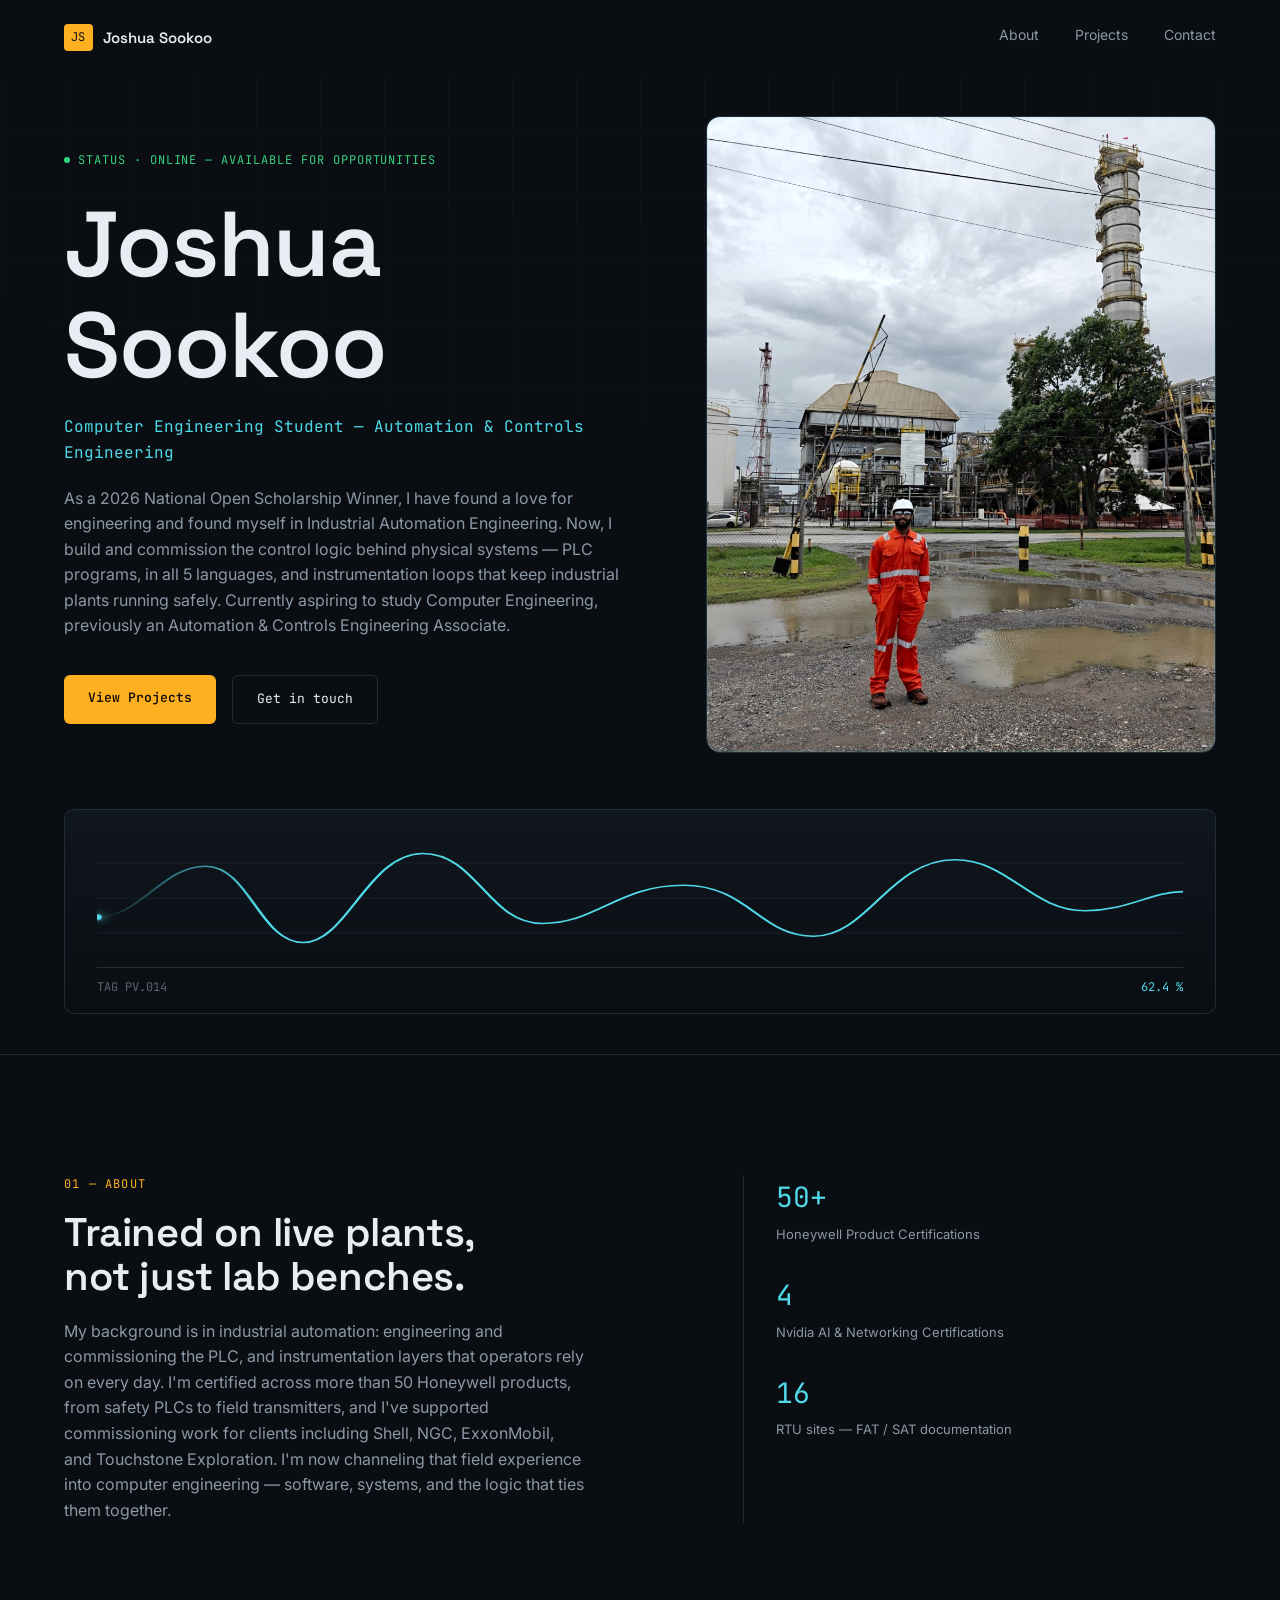
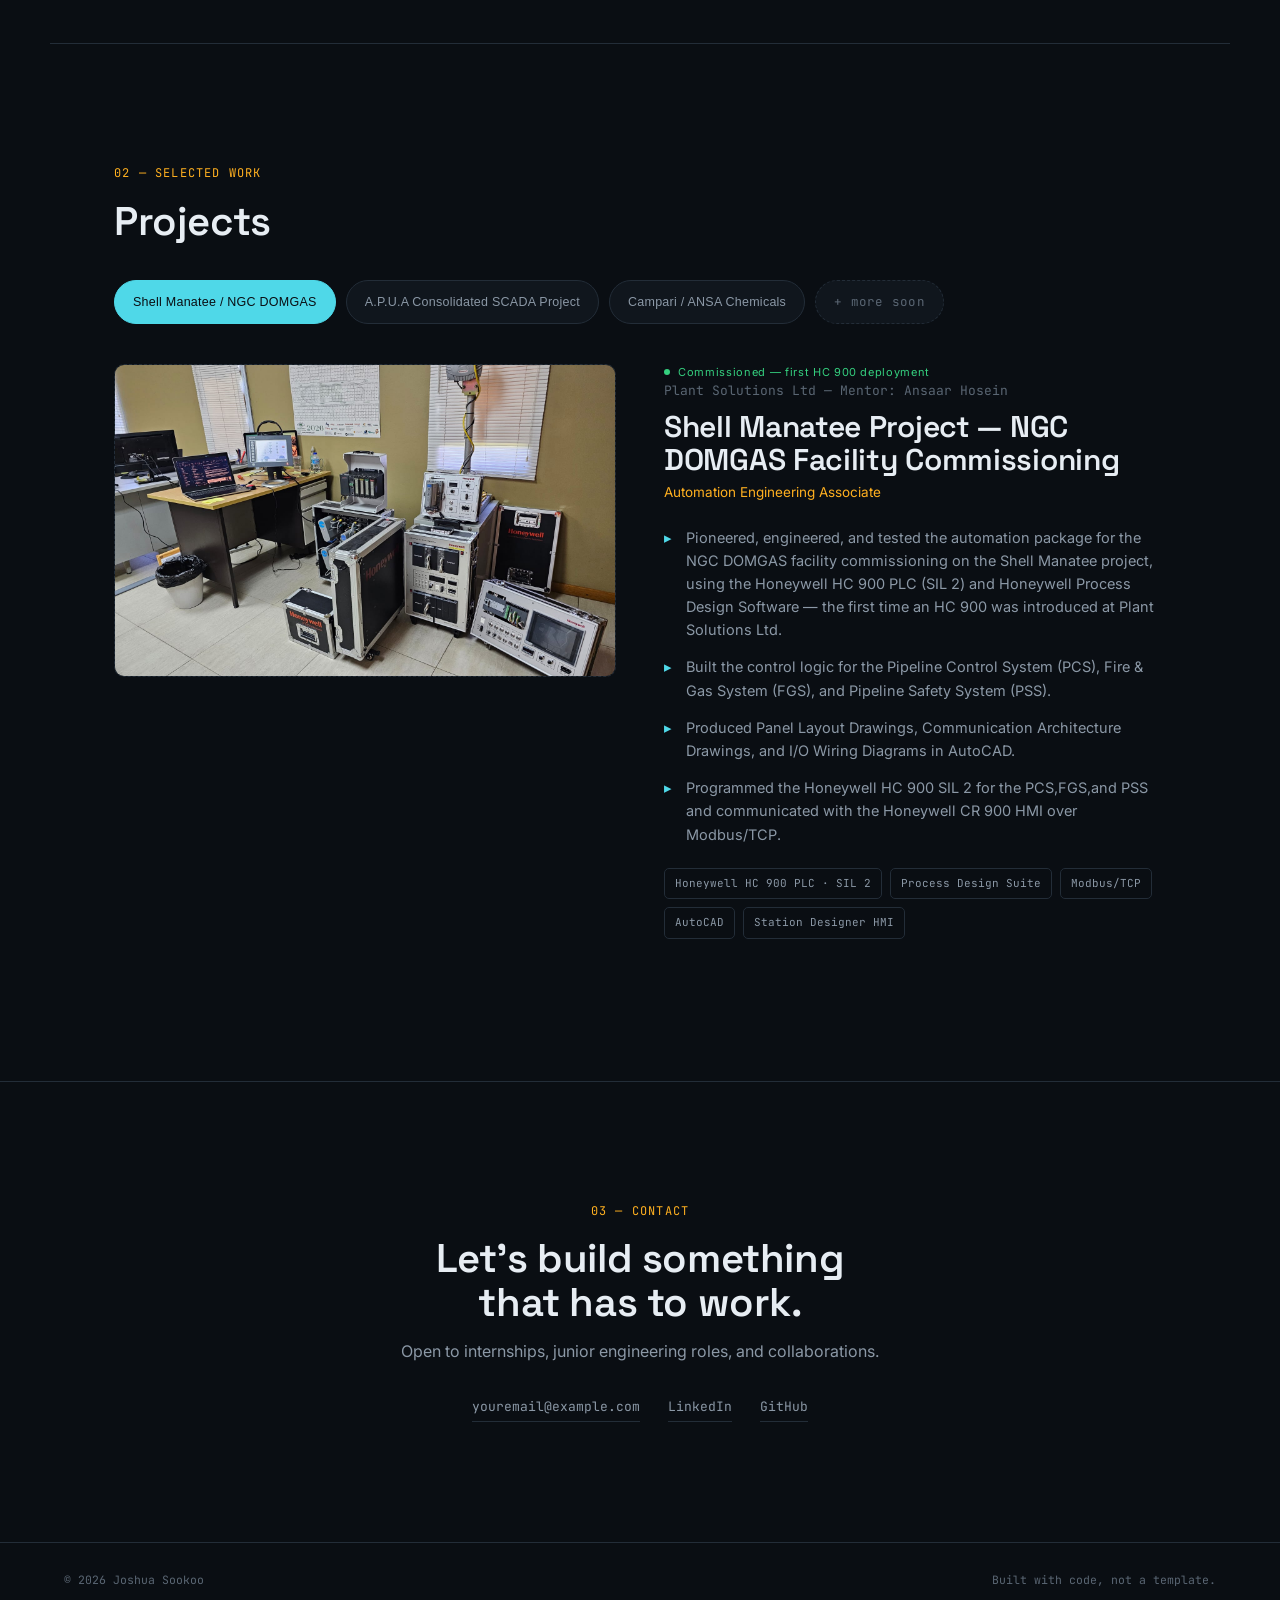
<file: index.html>
<!DOCTYPE html>
<html lang="en">
<head>
<meta charset="UTF-8">
<meta name="viewport" content="width=device-width, initial-scale=1.0">
<title>Joshua Sookoo — Automation & Controls Engineering Enthusiast </title>
<meta name="description" content="Joshua Sookoo — |Open Scholarship Winner| |Aspiring Computer Engineering student| |Automation & Controls Engineering Associate| Instrumentation, PLC logic, and process control projects.">

<!-- Fonts: Space Grotesk (display) / Inter (body) / JetBrains Mono (data + tags) -->
<link rel="preconnect" href="https://fonts.googleapis.com">
<link rel="preconnect" href="https://fonts.gstatic.com" crossorigin>
<link href="https://fonts.googleapis.com/css2?family=Space+Grotesk:wght@400;500;600;700&family=Inter:wght@400;500;600&family=JetBrains+Mono:wght@400;500;600&display=swap" rel="stylesheet">

<link rel="stylesheet" href="styles.css">
</head>
<body>

<!-- ============================================================
  BACKGROUND — faint schematic grid, sits behind everything
============================================================= -->
<div class="grid-backdrop" aria-hidden="true"></div>

<!-- ============================================================
  NAV
============================================================= -->
<header class="nav" id="nav">
  <a href="#top" class="nav-mark">
    <span class="nav-mark-tag">JS</span>
    <span class="nav-mark-name">Joshua&nbsp;Sookoo</span>
  </a>

  <nav class="nav-links" id="navLinks">
    <a href="#about">About</a>
    <a href="#projects">Projects</a>
    <a href="#contact">Contact</a>
  </nav>

  <button class="nav-toggle" id="navToggle" aria-label="Toggle menu" aria-expanded="false">
    <span></span><span></span><span></span>
  </button>
</header>

<main id="top">

  <!-- ============================================================
    HERO
  ============================================================= -->
<section class="hero">
  <div class="hero-top">
    <div class="hero-inner">
      <p class="eyebrow mono">STATUS · ONLINE — AVAILABLE FOR OPPORTUNITIES</p>
      <h1 class="hero-title">
        Joshua Sookoo
      </h1>
      <p class="hero-role">Computer Engineering Student — Automation &amp; Controls Engineering</p>
      <p class="hero-desc">
        As a 2026 National Open Scholarship Winner, I have found a love for
        engineering and found myself in Industrial Automation Engineering. Now,
        I build and commission the control logic behind physical systems — PLC
        programs, in all 5 languages, and instrumentation loops that keep
        industrial plants running safely. Currently aspiring to study Computer
        Engineering, previously an Automation &amp; Controls Engineering Associate.
      </p>
      <div class="hero-actions">
        <a href="#projects" class="btn btn-primary">View Projects</a>
        <a href="#contact" class="btn btn-ghost">Get in touch</a>
      </div>
    </div>

    <div class="hero-portrait">
      <img src="assets/images/manatee-domgas/proman.jpg" alt="Joshua Sookoo">
    </div>
  </div>

  <!-- Signature element: an animated signal trace, like a live level/PID trend on an HMI screen -->
  <div class="scope" aria-hidden="true">
    <svg viewBox="0 0 1000 220" preserveAspectRatio="none" class="scope-svg">
      <defs>
        <linearGradient id="traceFade" x1="0" y1="0" x2="1" y2="0">
          <stop offset="0%" stop-color="#4FD8E8" stop-opacity="0"/>
          <stop offset="15%" stop-color="#4FD8E8" stop-opacity="1"/>
          <stop offset="100%" stop-color="#4FD8E8" stop-opacity="1"/>
        </linearGradient>
      </defs>
      <g class="scope-grid">
        <line x1="0" y1="55" x2="1000" y2="55"></line>
        <line x1="0" y1="110" x2="1000" y2="110"></line>
        <line x1="0" y1="165" x2="1000" y2="165"></line>
      </g>
      <path id="scopeTrace" class="scope-trace"
        d="M0,140 C40,140 60,60 100,60 C140,60 150,180 190,180 C230,180 250,40 300,40 C350,40 360,150 410,150 C460,150 480,90 540,90 C600,90 610,170 660,170 C710,170 730,50 790,50 C840,50 860,130 910,130 C950,130 970,100 1000,100"
        fill="none" stroke="url(#traceFade)" stroke-width="2.5"/>
      <circle id="scopeDot" r="4.5" class="scope-dot"/>
    </svg>
    <div class="scope-readout mono">
      <span>TAG&nbsp;PV.014</span>
      <span class="scope-readout-value">62.4&nbsp;%</span>
    </div>
  </div>
</section>

  <!-- ============================================================
    ABOUT / STAT STRIP
  ============================================================= -->
  <section class="about" id="about">
    <div class="about-grid">
      <div class="about-copy reveal">
        <p class="section-eyebrow mono">01 — ABOUT</p>
        <h2>Trained on live plants,<br>not just lab benches.</h2>
        <p>
          My background is in industrial automation: engineering and commissioning the
          PLC, and instrumentation layers that operators rely on every day. I'm
          certified across more than 50 Honeywell products, from safety PLCs to field
          transmitters, and I've supported commissioning work for clients including
          Shell, NGC, ExxonMobil, and Touchstone Exploration. I'm now channeling that
          field experience into computer engineering — software, systems, and the logic
          that ties them together.
        </p>
      </div>

      <dl class="stat-rail reveal">
        <div class="stat">
          <dt class="mono">50+</dt>
          <dd>Honeywell Product Certifications</dd>
        </div>
        <div class="stat">
          <dt class="mono">4</dt>
          <dd>Nvidia AI & Networking Certifications</dd>
        </div>
        <div class="stat">
          <dt class="mono">16</dt>
          <dd>RTU sites — FAT / SAT documentation</dd>
        </div>
      </dl>
    </div>
  </section>

  <!-- ============================================================
    PROJECTS
  ============================================================= -->
  <section class="projects" id="projects">
    <p class="section-eyebrow mono reveal">02 — SELECTED WORK</p>
    <h2 class="reveal">Projects</h2>

    <!-- Selectable project menu — populated + wired up in script.js -->
    <div class="project-tabs mono" id="projectTabs" role="tablist" aria-label="Select a project"></div>

    <!-- Active project detail panel — content injected by script.js -->
    <div class="project-panel" id="projectPanel"></div>
  </section>

  <!-- ============================================================
    CONTACT
  ============================================================= -->
  <section class="contact" id="contact">
    <div class="contact-inner reveal">
      <p class="section-eyebrow mono">03 — CONTACT</p>
      <h2>Let's build something<br>that has to work.</h2>
      <p class="contact-desc">Open to internships, junior engineering roles, and collaborations.</p>
      <div class="contact-links mono">
        <!-- TODO: replace with your real details -->
        <a href="mailto:youremail@example.com">youremail@example.com</a>
        <a href="https://www.linkedin.com/in/your-profile" target="_blank" rel="noopener">LinkedIn</a>
        <a href="https://github.com/your-username" target="_blank" rel="noopener">GitHub</a>
      </div>
    </div>
  </section>

</main>

<footer class="footer mono">
  <span>© <span id="year"></span> Joshua Sookoo</span>
  <span>Built with code, not a template.</span>
</footer>

<script src="script.js"></script>
</body>
</html>
</file>
<file: styles.css>
/* ==========================================================================
   DESIGN TOKENS
   Palette is drawn from industrial HMI / SCADA displays — deep instrument
   panel background, amber for warnings/active state, cyan for live signal.
   ========================================================================== */
:root{
  --bg:            #0A0E13;
  --panel:         #10161D;
  --panel-raised:  #151D26;
  --line:          #232D38;
  --text:          #E7EDF3;
  --text-dim:      #8B98A6;
  --text-faint:    #5A6673;
  --amber:         #FFB020;
  --cyan:          #4FD8E8;
  --green:         #35D07F;

  --font-display: 'Space Grotesk', sans-serif;
  --font-body:    'Inter', sans-serif;
  --font-mono:    'JetBrains Mono', monospace;

  --ease: cubic-bezier(0.22, 1, 0.36, 1);
  --nav-h: 76px;
}

*{ box-sizing: border-box; }
html{ scroll-behavior: smooth; }

body{
  margin: 0;
  background: var(--bg);
  color: var(--text);
  font-family: var(--font-body);
  line-height: 1.6;
  -webkit-font-smoothing: antialiased;
}

h1, h2, h3{
  font-family: var(--font-display);
  font-weight: 600;
  line-height: 1.1;
  letter-spacing: -0.01em;
  margin: 0;
}

p{ margin: 0; color: var(--text-dim); }

a{ color: inherit; text-decoration: none; }

.mono{ font-family: var(--font-mono); }

::selection{ background: var(--amber); color: #14100A; }

/* Respect reduced-motion users */
@media (prefers-reduced-motion: reduce){
  *, *::before, *::after{
    animation-duration: 0.01ms !important;
    animation-iteration-count: 1 !important;
    transition-duration: 0.01ms !important;
    scroll-behavior: auto !important;
  }
}

/* ==========================================================================
   BACKDROP — faint blueprint grid fixed behind all content
   ========================================================================== */
.grid-backdrop{
  position: fixed;
  inset: 0;
  z-index: 0;
  background-image:
    linear-gradient(var(--line) 1px, transparent 1px),
    linear-gradient(90deg, var(--line) 1px, transparent 1px);
  background-size: 64px 64px;
  opacity: 0.18;
  mask-image: radial-gradient(ellipse 90% 60% at 50% 0%, black 40%, transparent 90%);
  pointer-events: none;
}

main, header, footer{ position: relative; z-index: 1; }

/* ==========================================================================
   NAV
   ========================================================================== */
.nav{
  position: fixed;
  top: 0; left: 0; right: 0;
  z-index: 50;
  height: var(--nav-h);
  display: flex;
  align-items: center;
  justify-content: space-between;
  padding: 0 clamp(20px, 5vw, 64px);
  background: rgba(10, 14, 19, 0.6);
  backdrop-filter: blur(14px);
  -webkit-backdrop-filter: blur(14px);
  border-bottom: 1px solid transparent;
  transition: border-color 0.4s var(--ease), background 0.4s var(--ease);
}
.nav.scrolled{
  border-bottom-color: var(--line);
  background: rgba(10, 14, 19, 0.85);
}

.nav-mark{ display: flex; align-items: center; gap: 10px; }
.nav-mark-tag{
  font-family: var(--font-mono);
  font-size: 12px;
  color: var(--bg);
  background: var(--amber);
  padding: 4px 7px;
  border-radius: 4px;
  letter-spacing: 0.04em;
}
.nav-mark-name{
  font-family: var(--font-display);
  font-weight: 600;
  font-size: 15px;
}

.nav-links{ display: flex; gap: 36px; }
.nav-links a{
  font-size: 14px;
  color: var(--text-dim);
  position: relative;
  padding-bottom: 4px;
  transition: color 0.25s var(--ease);
}
.nav-links a::after{
  content: '';
  position: absolute;
  left: 0; bottom: 0;
  width: 0%; height: 1px;
  background: var(--cyan);
  transition: width 0.3s var(--ease);
}
.nav-links a:hover{ color: var(--text); }
.nav-links a:hover::after{ width: 100%; }

.nav-toggle{
  display: none;
  flex-direction: column;
  justify-content: center;
  gap: 5px;
  width: 32px; height: 32px;
  background: none; border: none;
  cursor: pointer;
}
.nav-toggle span{
  display: block;
  height: 1.5px;
  background: var(--text);
  border-radius: 2px;
  transition: transform 0.3s var(--ease), opacity 0.3s var(--ease);
}
.nav-toggle[aria-expanded="true"] span:nth-child(1){ transform: translateY(6.5px) rotate(45deg); }
.nav-toggle[aria-expanded="true"] span:nth-child(2){ opacity: 0; }
.nav-toggle[aria-expanded="true"] span:nth-child(3){ transform: translateY(-6.5px) rotate(-45deg); }

/* ==========================================================================
   HERO
   ========================================================================== */
.hero{
  min-height: 100vh;
  display: flex;
  flex-direction: column;
  justify-content: center;
  padding: calc(var(--nav-h) + 40px) clamp(20px, 5vw, 64px) 40px;
}

.hero-top{
  display: grid;
  grid-template-columns: 1.15fr 1fr;
  gap: 56px;
  align-items: center;
}
.hero-inner{ max-width: 780px; }

.hero-portrait{
  position: relative;
  aspect-ratio: 4 / 5;
  border-radius: 14px;
  border: 1px solid var(--line);
  overflow: hidden;
  background: var(--panel);
  opacity: 0;
  animation: rise 0.9s var(--ease) 0.4s forwards;
}
.hero-portrait::after{
  content: '';
  position: absolute; inset: 0;
  border-radius: 14px;
  box-shadow: inset 0 0 0 1px rgba(79, 216, 232, 0.15), 0 0 60px rgba(79, 216, 232, 0.08);
  pointer-events: none;
}
.hero-portrait img{
  width: 100%; height: 100%;
  object-fit: cover;
  display: block;
  filter: grayscale(15%) contrast(1.05);
}

@media (max-width: 860px){
  .hero-top{ grid-template-columns: 1fr; gap: 32px; }
  .hero-portrait{ aspect-ratio: 16/10; order: -1; }
}

.eyebrow{
  display: inline-flex;
  align-items: center;
  gap: 8px;
  font-size: 12px;
  letter-spacing: 0.08em;
  color: var(--green);
  margin-bottom: 24px;
  opacity: 0;
  animation: rise 0.7s var(--ease) 0.1s forwards;
}
.eyebrow::before{
  content: '';
  width: 6px; height: 6px;
  border-radius: 50%;
  background: var(--green);
  box-shadow: 0 0 0 0 rgba(53,208,127,0.6);
  animation: pulse 2.4s ease-out infinite;
}

.hero-title{
  font-size: clamp(48px, 8vw, 92px);
  opacity: 0;
  animation: rise 0.8s var(--ease) 0.2s forwards;
}

.hero-role{
  font-family: var(--font-mono);
  font-size: clamp(13px, 1.6vw, 16px);
  color: var(--cyan);
  margin-top: 18px;
  opacity: 0;
  animation: rise 0.8s var(--ease) 0.35s forwards;
}

.hero-desc{
  max-width: 560px;
  margin-top: 20px;
  font-size: 16px;
  opacity: 0;
  animation: rise 0.8s var(--ease) 0.5s forwards;
}

.hero-actions{
  display: flex;
  gap: 16px;
  margin-top: 36px;
  opacity: 0;
  animation: rise 0.8s var(--ease) 0.65s forwards;
}

.btn{
  font-family: var(--font-mono);
  font-size: 13px;
  padding: 13px 24px;
  border-radius: 6px;
  transition: transform 0.25s var(--ease), background 0.25s var(--ease), border-color 0.25s var(--ease);
  display: inline-block;
}
.btn-primary{
  background: var(--amber);
  color: #14100A;
  font-weight: 600;
}
.btn-primary:hover{ transform: translateY(-2px); }
.btn-ghost{
  border: 1px solid var(--line);
  color: var(--text);
}
.btn-ghost:hover{ border-color: var(--cyan); color: var(--cyan); transform: translateY(-2px); }

/* Signature scope / trend-line element */
.scope{
  margin-top: 56px;
  border: 1px solid var(--line);
  border-radius: 10px;
  background: linear-gradient(180deg, var(--panel), var(--bg));
  padding: 18px clamp(16px, 3vw, 32px) 0;
  overflow: hidden;
  opacity: 0;
  animation: rise 0.9s var(--ease) 0.8s forwards;
}
.scope-svg{ width: 100%; height: 140px; display: block; }
.scope-grid line{ stroke: var(--line); stroke-width: 1; }
.scope-trace{
  stroke-dasharray: 1600;
  stroke-dashoffset: 1600;
  animation: draw 2.4s var(--ease) 1.1s forwards;
}
.scope-dot{
  fill: var(--cyan);
  filter: drop-shadow(0 0 6px var(--cyan));
  offset-path: path("M0,140 C40,140 60,60 100,60 C140,60 150,180 190,180 C230,180 250,40 300,40 C350,40 360,150 410,150 C460,150 480,90 540,90 C600,90 610,170 660,170 C710,170 730,50 790,50 C840,50 860,130 910,130 C950,130 970,100 1000,100");
  offset-distance: 0%;
  opacity: 0;
  animation: travel 2.4s var(--ease) 1.1s infinite, dotIn 0.3s ease 1.1s forwards;
}
@keyframes travel{ from{ offset-distance: 0%; } to{ offset-distance: 100%; } }
@keyframes dotIn{ to{ opacity: 1; } }
.scope-readout{
  display: flex;
  justify-content: space-between;
  font-size: 12px;
  color: var(--text-faint);
  padding: 10px 0 16px;
  border-top: 1px solid var(--line);
  margin-top: -1px;
}
.scope-readout-value{ color: var(--cyan); }

@keyframes rise{ from{ opacity: 0; transform: translateY(14px);} to{ opacity: 1; transform: translateY(0);} }
@keyframes draw{ to{ stroke-dashoffset: 0; } }
@keyframes pulse{ 0%{ box-shadow: 0 0 0 0 rgba(53,208,127,0.5);} 70%{ box-shadow: 0 0 0 7px rgba(53,208,127,0);} 100%{ box-shadow: 0 0 0 0 rgba(53,208,127,0);} }

/* ==========================================================================
   SHARED SECTION STYLES
   ========================================================================== */
section{ padding: 120px clamp(20px, 5vw, 64px); }

.section-eyebrow{
  font-size: 12px;
  letter-spacing: 0.1em;
  color: var(--amber);
  margin-bottom: 16px;
}

/* Scroll-reveal utility: elements start hidden, script.js flips .in-view */
.reveal{
  opacity: 0;
  transform: translateY(24px);
  transition: opacity 0.7s var(--ease), transform 0.7s var(--ease);
}
.reveal.in-view{ opacity: 1; transform: translateY(0); }

/* ==========================================================================
   ABOUT
   ========================================================================== */
.about{ border-top: 1px solid var(--line); }
.about-grid{
  display: grid;
  grid-template-columns: 1.3fr 1fr;
  gap: 64px;
  max-width: 1180px;
  margin: 0 auto;
}
.about-copy h2{ font-size: clamp(28px, 4vw, 40px); margin-bottom: 20px; }
.about-copy p{ max-width: 520px; }

.stat-rail{
  margin: 0;
  display: flex;
  flex-direction: column;
  gap: 28px;
  border-left: 1px solid var(--line);
  padding-left: 32px;
}
.stat dt{
  font-size: 28px;
  color: var(--cyan);
  margin-bottom: 4px;
}
.stat dd{ margin: 0; font-size: 13px; color: var(--text-dim); }

/* ==========================================================================
   PROJECTS
   ========================================================================== */
.projects{ border-top: 1px solid var(--line); max-width: 1180px; margin: 0 auto; }
.projects h2{ font-size: clamp(28px, 4vw, 40px); margin-bottom: 36px; }

.project-tabs{
  display: flex;
  flex-wrap: wrap;
  gap: 10px;
  margin-bottom: 40px;
}
.project-tab{
  font-size: 12.5px;
  letter-spacing: 0.02em;
  padding: 11px 18px;
  border-radius: 999px;
  border: 1px solid var(--line);
  background: var(--panel);
  color: var(--text-dim);
  cursor: pointer;
  transition: border-color 0.25s var(--ease), color 0.25s var(--ease), background 0.25s var(--ease);
}
.project-tab:hover{ color: var(--text); border-color: var(--text-faint); }
.project-tab.active{
  color: var(--bg);
  background: var(--cyan);
  border-color: var(--cyan);
}
.project-tab.ghost{
  border-style: dashed;
  color: var(--text-faint);
  cursor: default;
}
.project-tab.ghost:hover{ color: var(--text-faint); border-color: var(--line); }

.project-panel{ position: relative; min-height: 420px; }

.project-card{
  animation: fadeSlide 0.5s var(--ease);
  display: grid;
  grid-template-columns: 1fr 1fr;
  gap: 48px;
  align-items: start;
}
@keyframes fadeSlide{
  from{ opacity: 0; transform: translateY(10px); }
  to{ opacity: 1; transform: translateY(0); }
}

.project-media{
  display: flex;
  flex-direction: column;
  gap: 14px;
}
.project-thumb{
  aspect-ratio: 16/10;
  border-radius: 10px;
  border: 1px dashed var(--line);
  background: var(--panel);
  display: flex;
  align-items: center;
  justify-content: center;
  text-align: center;
  color: var(--text-faint);
  font-family: var(--font-mono);
  font-size: 12px;
  padding: 16px;
  overflow: hidden;
  position: relative;
}
.project-thumb img{
  width: 100%; height: 100%;
  object-fit: cover;
  position: absolute; inset: 0;
}
.thumb-grid{
  display: grid;
  grid-template-columns: 1fr 1fr;
  gap: 14px;
}
.thumb-grid .project-thumb{ aspect-ratio: 4/3; }

.project-status{
  display: flex;
  align-items: center;
  gap: 8px;
  font-size: 11px;
  color: var(--green);
  letter-spacing: 0.06em;
}
.project-status::before{
  content: '';
  width: 6px; height: 6px;
  border-radius: 50%;
  background: var(--green);
}

.project-body .project-org{ color: var(--text-faint); font-size: 13px; margin-bottom: 8px; }
.project-body h3{ font-size: clamp(22px, 3vw, 30px); margin-bottom: 6px; }
.project-role{ color: var(--amber); font-size: 13.5px; margin-bottom: 22px; }

.project-tags{
  display: flex;
  flex-wrap: wrap;
  gap: 8px;
  margin: 22px 0;
}
.project-tags span{
  font-size: 11px;
  padding: 6px 10px;
  border: 1px solid var(--line);
  border-radius: 5px;
  color: var(--text-dim);
}

.project-list{
  list-style: none;
  margin: 0; padding: 0;
  display: flex;
  flex-direction: column;
  gap: 14px;
}
.project-list li{
  position: relative;
  padding-left: 22px;
  color: var(--text-dim);
  font-size: 14.5px;
}
.project-list li::before{
  content: '▸';
  position: absolute;
  left: 0;
  color: var(--cyan);
}

/* ==========================================================================
   CONTACT
   ========================================================================== */
.contact{ border-top: 1px solid var(--line); text-align: center; }
.contact-inner{ max-width: 640px; margin: 0 auto; }
.contact h2{ font-size: clamp(28px, 4vw, 40px); margin: 14px 0; }
.contact-desc{ margin-bottom: 32px; }
.contact-links{
  display: flex;
  justify-content: center;
  gap: 28px;
  flex-wrap: wrap;
  font-size: 13px;
}
.contact-links a{
  color: var(--text-dim);
  border-bottom: 1px solid var(--line);
  padding-bottom: 3px;
  transition: color 0.25s var(--ease), border-color 0.25s var(--ease);
}
.contact-links a:hover{ color: var(--cyan); border-color: var(--cyan); }

/* ==========================================================================
   FOOTER
   ========================================================================== */
.footer{
  display: flex;
  justify-content: space-between;
  padding: 28px clamp(20px, 5vw, 64px) 36px;
  font-size: 11.5px;
  color: var(--text-faint);
  border-top: 1px solid var(--line);
}

/* ==========================================================================
   RESPONSIVE
   ========================================================================== */
@media (max-width: 860px){
  .about-grid{ grid-template-columns: 1fr; gap: 40px; }
  .stat-rail{ border-left: none; padding-left: 0; flex-direction: row; flex-wrap: wrap; gap: 32px; }
  .project-card{ grid-template-columns: 1fr; gap: 32px; }
}

@media (max-width: 640px){
  .nav-links{
    position: absolute;
    top: var(--nav-h);
    left: 0; right: 0;
    flex-direction: column;
    background: rgba(10,14,19,0.97);
    border-bottom: 1px solid var(--line);
    padding: 24px clamp(20px, 5vw, 64px);
    gap: 20px;
    transform: translateY(-8px);
    opacity: 0;
    pointer-events: none;
    transition: opacity 0.3s var(--ease), transform 0.3s var(--ease);
  }
  .nav-links.open{
    opacity: 1;
    transform: translateY(0);
    pointer-events: auto;
  }
  .nav-toggle{ display: flex; }
  section{ padding: 88px 20px; }
  .footer{ flex-direction: column; gap: 8px; text-align: center; }
}
</file>
